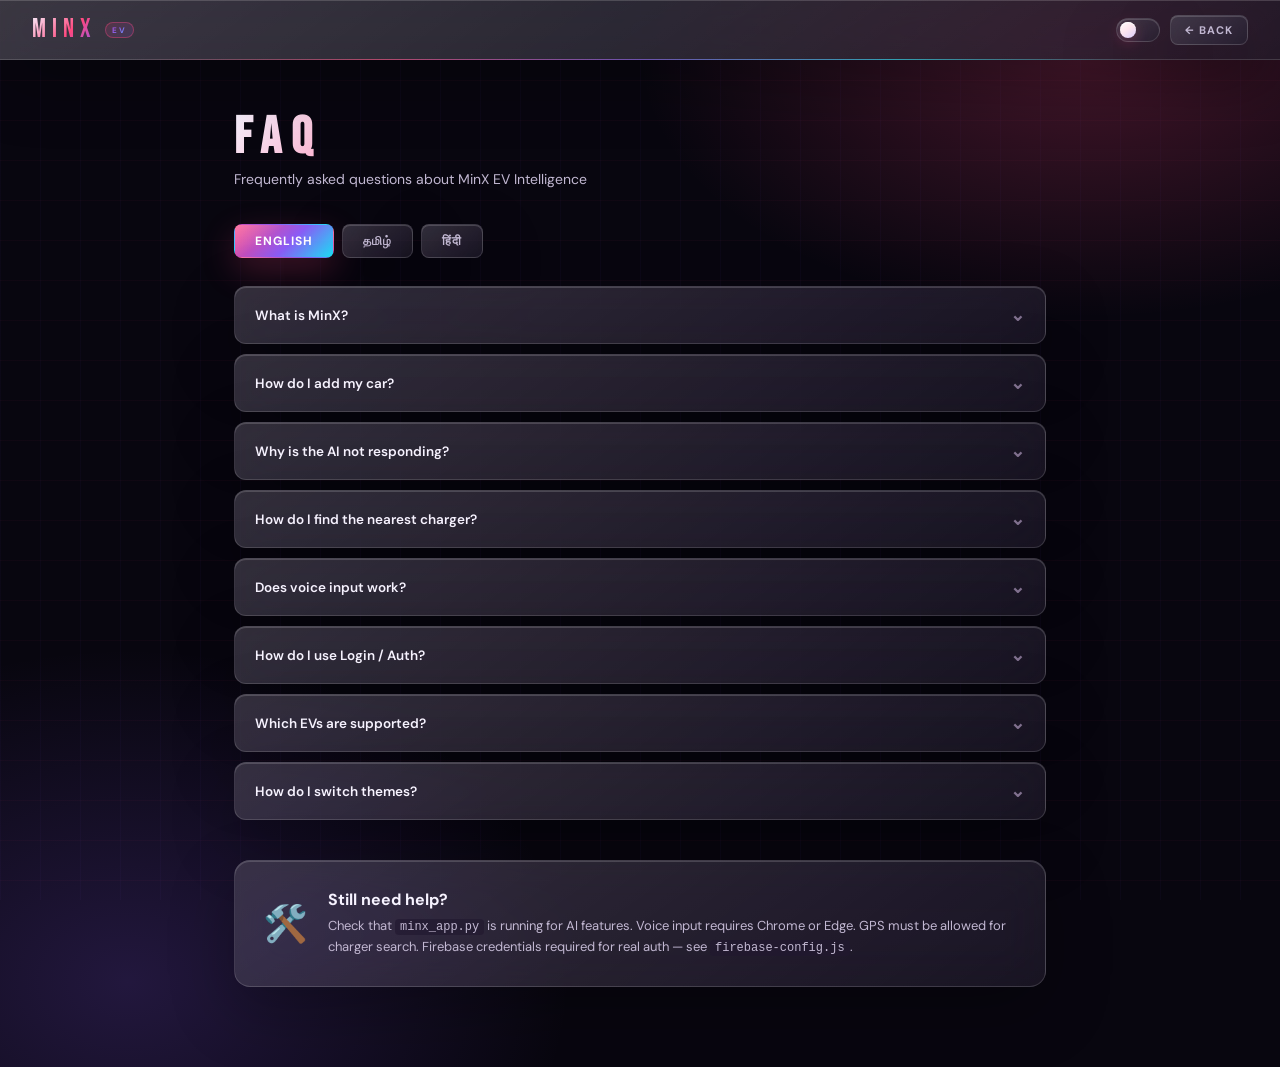
<file: minx_faq.html>
<!DOCTYPE html>
<html lang="en" data-theme="dark">
<head>
    <meta charset="UTF-8">
    <meta name="viewport" content="width=device-width, initial-scale=1.0">
    <title>MinX — FAQ</title>
    <link href="https://fonts.googleapis.com/css2?family=Bebas+Neue&family=DM+Sans:wght@300;400;500;600&family=JetBrains+Mono:wght@400;500&display=swap" rel="stylesheet">
    <style>
        :root[data-theme="dark"] {
            --bg: #080c10; --panel: #0d1117; --card: #111822; --card2: #161e2a;
            --border: rgba(255,255,255,0.07); --border-glow: rgba(0,136,255,0.25);
            --text: #e8edf5; --text2: #7a8fa8; --text3: #3d4f63;
            --accent: #0088ff; --accent-dim: rgba(0,136,255,0.12);
        }
        :root[data-theme="light"] {
            --bg: #f0f4f8; --panel: #ffffff; --card: #f7fafd; --card2: #edf1f7;
            --border: rgba(0,0,0,0.08); --border-glow: rgba(0,102,204,0.2);
            --text: #0d1520; --text2: #5a6e84; --text3: #a0b0c0;
            --accent: #0066cc; --accent-dim: rgba(0,102,204,0.1);
        }
        *, *::before, *::after { margin: 0; padding: 0; box-sizing: border-box; }
        ::-webkit-scrollbar { width: 4px; }
        ::-webkit-scrollbar-thumb { background: var(--border-glow); border-radius: 4px; }

        body {
            font-family: 'DM Sans', sans-serif;
            background: var(--bg);
            color: var(--text);
            min-height: 100vh;
        }
        body::before {
            content: '';
            position: fixed; inset: 0;
            background-image:
                linear-gradient(rgba(0,136,255,0.025) 1px, transparent 1px),
                linear-gradient(90deg, rgba(0,136,255,0.025) 1px, transparent 1px);
            background-size: 40px 40px;
            pointer-events: none; z-index: 0;
        }

        .header {
            position: sticky; top: 0; z-index: 100;
            background: var(--panel);
            border-bottom: 1px solid var(--border);
            padding: 14px 32px;
            display: flex;
            align-items: center;
            justify-content: space-between;
            backdrop-filter: blur(10px);
            -webkit-backdrop-filter: blur(10px);
        }
        .header::after {
            content: '';
            position: absolute; bottom: -1px;
            left: 10%; right: 10%;
            height: 1px;
            background: linear-gradient(90deg, transparent, var(--accent), transparent);
            opacity: 0.3;
        }
        .logo {
            font-family: 'Bebas Neue', sans-serif;
            font-size: 26px;
            letter-spacing: 6px;
            color: var(--text);
            cursor: pointer;
            text-decoration: none;
            display: flex;
            align-items: center;
            gap: 8px;
        }
        .logo-badge {
            font-family: 'DM Sans', sans-serif;
            font-size: 8px; font-weight: 700;
            letter-spacing: 2px;
            color: var(--accent);
            background: var(--accent-dim);
            border: 1px solid var(--border-glow);
            padding: 2px 6px; border-radius: 4px;
            text-transform: uppercase;
        }
        .header-right { display: flex; gap: 10px; align-items: center; }
        .theme-toggle {
            background: var(--card);
            border: 1px solid var(--border);
            border-radius: 20px;
            width: 44px; height: 24px;
            cursor: pointer; position: relative;
            transition: border-color 0.3s;
        }
        .theme-toggle:hover { border-color: var(--accent); }
        .theme-toggle::after {
            content: '';
            position: absolute; top: 3px; left: 3px;
            width: 16px; height: 16px;
            background: var(--text); border-radius: 50%;
            transition: transform 0.3s;
        }
        [data-theme="light"] .theme-toggle::after { transform: translateX(20px); }
        .back-btn {
            background: var(--card);
            border: 1px solid var(--border);
            color: var(--text2);
            padding: 7px 14px; border-radius: 8px;
            font-family: 'DM Sans', sans-serif;
            font-size: 11px; font-weight: 700;
            letter-spacing: 1px; cursor: pointer;
            transition: all 0.2s; text-transform: uppercase;
        }
        .back-btn:hover { border-color: var(--accent); color: var(--accent); background: var(--accent-dim); }

        .container {
            max-width: 860px;
            margin: 0 auto;
            padding: 52px 24px 80px;
            position: relative; z-index: 1;
        }
        .page-title {
            font-family: 'Bebas Neue', sans-serif;
            font-size: 52px; letter-spacing: 10px;
            color: var(--text); margin-bottom: 6px; line-height: 1;
        }
        .page-sub { font-size: 14px; color: var(--text2); margin-bottom: 36px; }

        .lang-tabs { display: flex; gap: 8px; margin-bottom: 28px; }
        .lang-tab {
            background: var(--card);
            border: 1px solid var(--border);
            color: var(--text2);
            padding: 8px 20px; border-radius: 8px;
            font-family: 'DM Sans', sans-serif;
            font-size: 12px; font-weight: 700;
            cursor: pointer; letter-spacing: 1px;
            transition: all 0.2s; text-transform: uppercase;
        }
        .lang-tab:hover { border-color: var(--accent); color: var(--accent); }
        .lang-tab.active {
            background: linear-gradient(135deg, #0066dd, #0088ff);
            border-color: transparent; color: #fff;
        }

        .faq-block { display: none; flex-direction: column; gap: 10px; animation: fadeIn 0.3s ease both; }
        .faq-block.show { display: flex; }
        @keyframes fadeIn {
            from { opacity: 0; transform: translateY(6px); }
            to   { opacity: 1; transform: none; }
        }

        .faq-item {
            background: var(--card);
            border: 1px solid var(--border);
            border-radius: 12px; overflow: hidden;
            transition: border-color 0.3s;
        }
        .faq-item:hover { border-color: var(--border-glow); }
        .faq-q {
            padding: 16px 20px;
            font-size: 13.5px; font-weight: 600;
            cursor: pointer;
            display: flex; justify-content: space-between; align-items: center;
            color: var(--text); transition: background 0.2s; gap: 12px;
        }
        .faq-q:hover { background: var(--card2); }
        .faq-q.open  { color: var(--accent); }
        .faq-q .arrow { color: var(--text3); transition: transform 0.3s; font-size: 18px; flex-shrink: 0; }
        .faq-q.open .arrow { transform: rotate(180deg); color: var(--accent); }
        .faq-a {
            max-height: 0; overflow: hidden;
            transition: max-height 0.35s ease, padding 0.25s;
            padding: 0 20px;
            font-size: 13px; color: var(--text2); line-height: 1.8;
            border-top: 0px solid var(--border);
        }
        .faq-a.open { max-height: 400px; padding: 0 20px 18px; border-top-width: 1px; }
        .faq-a code {
            font-family: 'JetBrains Mono', monospace;
            font-size: 12px;
            background: var(--card2);
            border: 1px solid var(--border);
            padding: 2px 6px; border-radius: 4px;
            color: var(--accent);
        }

        .support-card {
            margin-top: 40px;
            background: var(--card);
            border: 1px solid var(--border-glow);
            border-radius: 16px; padding: 28px;
            display: flex; align-items: center; gap: 20px;
        }
        .support-icon { font-size: 36px; flex-shrink: 0; }
        .support-title { font-size: 16px; font-weight: 700; color: var(--text); margin-bottom: 6px; }
        .support-body { font-size: 13px; color: var(--text2); line-height: 1.6; }

        /* Premium glass refresh */
        :root[data-theme="dark"] {
            --bg: #08060f; --panel: rgba(18,14,29,0.72); --card: rgba(25,19,37,0.52); --card2: rgba(33,24,48,0.64);
            --border: rgba(255,255,255,0.14); --border-glow: rgba(255,71,126,0.38);
            --text: #f7f3ff; --text2: #c2b8d2; --text3: #81718f;
            --accent: #ff477e; --accent-dim: rgba(255,71,126,0.15); --violet: #8b5cf6; --cyan: #1ee7ff;
        }
        :root[data-theme="light"] {
            --bg: #f8f6fb; --panel: rgba(255,255,255,0.74); --card: rgba(255,255,255,0.66); --card2: rgba(246,241,252,0.82);
            --border: rgba(47,34,66,0.12); --border-glow: rgba(210,47,102,0.28);
            --text: #1b1426; --text2: #62566f; --text3: #9a8ca8;
            --accent: #d92f68; --accent-dim: rgba(217,47,104,0.12); --violet: #7353d8; --cyan: #008fa6;
        }
        ::-webkit-scrollbar { width: 9px; }
        ::-webkit-scrollbar-track { background: transparent; }
        ::-webkit-scrollbar-thumb {
            background: linear-gradient(180deg, rgba(255,71,126,0.55), rgba(139,92,246,0.42), rgba(30,231,255,0.28));
            border: 2px solid transparent;
            border-radius: 999px;
            background-clip: content-box;
            box-shadow: inset 0 0 9px rgba(255,255,255,0.24);
        }
        body {
            background:
                radial-gradient(ellipse 78% 55% at 85% 5%, rgba(255,71,126,0.24), transparent 45%),
                radial-gradient(ellipse 72% 65% at 10% 92%, rgba(139,92,246,0.20), transparent 48%),
                var(--bg);
        }
        [data-theme="light"] body {
            background:
                radial-gradient(ellipse 78% 55% at 85% 5%, rgba(255,71,126,0.14), transparent 45%),
                radial-gradient(ellipse 72% 65% at 10% 92%, rgba(139,92,246,0.11), transparent 48%),
                var(--bg);
        }
        body::before {
            background-image:
                linear-gradient(rgba(255,71,126,0.035) 1px, transparent 1px),
                linear-gradient(90deg, rgba(139,92,246,0.035) 1px, transparent 1px);
        }
        .header,
        .faq-item,
        .support-card,
        .theme-toggle,
        .back-btn,
        .lang-tab {
            background:
                linear-gradient(145deg, rgba(255,255,255,0.14), rgba(255,255,255,0.035)),
                var(--card);
            border-color: var(--border);
            box-shadow:
                0 22px 64px rgba(0,0,0,0.26),
                inset 0 1px 0 rgba(255,255,255,0.16);
            backdrop-filter: blur(24px) saturate(165%);
            -webkit-backdrop-filter: blur(24px) saturate(165%);
        }
        .header {
            background:
                linear-gradient(145deg, rgba(255,255,255,0.18), rgba(255,255,255,0.05)),
                var(--panel);
        }
        [data-theme="light"] .header,
        [data-theme="light"] .faq-item,
        [data-theme="light"] .support-card,
        [data-theme="light"] .theme-toggle,
        [data-theme="light"] .back-btn,
        [data-theme="light"] .lang-tab {
            background:
                linear-gradient(145deg, rgba(255,255,255,0.88), rgba(255,255,255,0.48)),
                rgba(255,255,255,0.58);
            border-color: rgba(255,255,255,0.78);
        }
        .header::after {
            background: linear-gradient(90deg, transparent, var(--accent), var(--violet), var(--cyan), transparent);
            opacity: 0.56;
        }
        .logo,
        .page-title {
            background: linear-gradient(135deg, var(--text) 0%, var(--accent) 42%, var(--violet) 74%, var(--cyan) 100%);
            -webkit-background-clip: text;
            -webkit-text-fill-color: transparent;
            background-clip: text;
        }
        [data-theme="light"] .logo,
        [data-theme="light"] .page-title {
            background: linear-gradient(135deg, #1b1426 0%, var(--accent) 42%, var(--violet) 74%, var(--cyan) 100%);
            -webkit-background-clip: text;
            -webkit-text-fill-color: transparent;
            background-clip: text;
        }
        .logo-badge {
            color: var(--accent);
            background: linear-gradient(135deg, var(--accent-dim), rgba(139,92,246,0.14));
            border-color: var(--border-glow);
            border-radius: 999px;
        }
        .theme-toggle::after {
            background: linear-gradient(145deg, #ffffff, #ffe6ef 46%, #decfff);
            box-shadow: 0 4px 14px rgba(255,71,126,0.26), inset 0 1px 0 rgba(255,255,255,0.9);
        }
        .back-btn:hover,
        .lang-tab:hover,
        .faq-q.open {
            color: var(--accent);
        }
        .lang-tab.active {
            background:
                linear-gradient(145deg, rgba(255,255,255,0.30), rgba(255,255,255,0) 36%),
                linear-gradient(135deg, #ff3f7f 0%, #8b5cf6 56%, #1ee7ff 100%);
            box-shadow: 0 12px 34px rgba(255,71,126,0.24);
        }
    </style>
</head>
<body>

    <header class="header">
        <a class="logo" href="index.html">MinX <span class="logo-badge">EV</span></a>
        <div class="header-right">
            <button class="theme-toggle" onclick="toggleTheme()"></button>
            <button class="back-btn" onclick="window.location.href='index.html'">← Back</button>
        </div>
    </header>

    <div class="container">
        <h1 class="page-title">FAQ</h1>
        <p class="page-sub">Frequently asked questions about MinX EV Intelligence</p>

        <div class="lang-tabs" role="tablist">
            <button class="lang-tab active" onclick="showLang('en', this)">English</button>
            <button class="lang-tab" onclick="showLang('ta', this)">தமிழ்</button>
            <button class="lang-tab" onclick="showLang('hi', this)">हिंदी</button>
        </div>

        <!-- ENGLISH FAQ -->
        <div class="faq-block show" id="faq-en">
            <div class="faq-item">
                <div class="faq-q" onclick="toggle(this)" tabindex="0">What is MinX? <span class="arrow">⌄</span></div>
                <div class="faq-a">MinX is an AI-powered EV intelligence platform built for Indian EV owners. It helps you track your battery, discover nearby charging stations, plan routes, and get answers from Gemini AI.</div>
            </div>
            <div class="faq-item">
                <div class="faq-q" onclick="toggle(this)" tabindex="0">How do I add my car? <span class="arrow">⌄</span></div>
                <div class="faq-a">Select your EV model from the dropdown, drag the battery slider, verify the estimated range, then click <strong>Save Car Profile</strong>. Settings are remembered between sessions.</div>
            </div>
            <div class="faq-item">
                <div class="faq-q" onclick="toggle(this)" tabindex="0">Why is the AI not responding? <span class="arrow">⌄</span></div>
                <div class="faq-a">Make sure <code>minx_app.py</code> is running. Open a terminal and run: <code>python minx_app.py</code>. The server starts on port 5000.</div>
            </div>
            <div class="faq-item">
                <div class="faq-q" onclick="toggle(this)" tabindex="0">How do I find the nearest charger? <span class="arrow">⌄</span></div>
                <div class="faq-a">Click <strong>📍 Find Charger</strong>. MinX uses your GPS to find the closest station and bounces its marker on the map. Click any ⚡ marker for details.</div>
            </div>
            <div class="faq-item">
                <div class="faq-q" onclick="toggle(this)" tabindex="0">Does voice input work? <span class="arrow">⌄</span></div>
                <div class="faq-a">Yes! Click the microphone icon and speak in English, Tamil, or Hindi. Requires Chrome, Edge, or Brave browser.</div>
            </div>
            <div class="faq-item">
                <div class="faq-q" onclick="toggle(this)" tabindex="0">How do I use Login / Auth? <span class="arrow">⌄</span></div>
                <div class="faq-a">Click <strong>Login</strong> in the navbar. You can sign in with Google, Facebook, or email. To enable real Firebase auth, update <code>firebase-config.js</code> with your credentials and uncomment the SDK tags in <code>index.html</code>.</div>
            </div>
            <div class="faq-item">
                <div class="faq-q" onclick="toggle(this)" tabindex="0">Which EVs are supported? <span class="arrow">⌄</span></div>
                <div class="faq-a">MinX supports: MG Windsor EV, Tata Nexon EV, Mahindra BE 6, Tata Punch EV, Hyundai Creta EV, BYD Atto 3, Kia EV6, and MG ZS EV. More models coming soon.</div>
            </div>
            <div class="faq-item">
                <div class="faq-q" onclick="toggle(this)" tabindex="0">How do I switch themes? <span class="arrow">⌄</span></div>
                <div class="faq-a">Toggle the dark/light switch in the top-right corner. The map updates automatically and preference is saved.</div>
            </div>
        </div>

        <!-- TAMIL FAQ -->
        <div class="faq-block" id="faq-ta">
            <div class="faq-item">
                <div class="faq-q" onclick="toggle(this)" tabindex="0">MinX என்றால் என்ன? <span class="arrow">⌄</span></div>
                <div class="faq-a">MinX என்பது AI-இயக்கும் மின் வாகன புத்திசாலி தளம். மின்கலம் நிலை கண்காணிக்கவும், சார்ஜிங் நிலையம் கண்டுபிடிக்கவும், பாதை திட்டமிடவும் உதவுகிறது.</div>
            </div>
            <div class="faq-item">
                <div class="faq-q" onclick="toggle(this)" tabindex="0">என் கார் எப்படி சேர்ப்பது? <span class="arrow">⌄</span></div>
                <div class="faq-a">Dropdown-இல் EV மாதிரியை தேர்ந்தெடுத்து, slider வலிக்கவும், "Save Car Profile" அழுத்தவும்.</div>
            </div>
            <div class="faq-item">
                <div class="faq-q" onclick="toggle(this)" tabindex="0">AI பதில் சொல்லவில்லை ஏன்? <span class="arrow">⌄</span></div>
                <div class="faq-a"><code>minx_app.py</code> இயங்குகிறதா சரிபாருங்கள். Terminal திறந்து <code>python minx_app.py</code> இயக்கவும்.</div>
            </div>
            <div class="faq-item">
                <div class="faq-q" onclick="toggle(this)" tabindex="0">சார்ஜிங் நிலையம் எப்படி கண்டுபிடிப்பது? <span class="arrow">⌄</span></div>
                <div class="faq-a"><strong>📍 Find Charger</strong> பொத்தானை அழுத்தவும். GPS மூலம் அருகில் உள்ள நிலையங்கள் காட்டப்படும்.</div>
            </div>
            <div class="faq-item">
                <div class="faq-q" onclick="toggle(this)" tabindex="0">குரல் உள்ளீடு வேலை செய்யுமா? <span class="arrow">⌄</span></div>
                <div class="faq-a">ஆம்! Microphone சின்னத்தை அழுத்தி தமிழில் பேசுங்கள். Chrome அல்லது Edge தேவை.</div>
            </div>
        </div>

        <!-- HINDI FAQ -->
        <div class="faq-block" id="faq-hi">
            <div class="faq-item">
                <div class="faq-q" onclick="toggle(this)" tabindex="0">MinX क्या है? <span class="arrow">⌄</span></div>
                <div class="faq-a">MinX एक AI-संचालित EV इंटेलिजेंस प्लेटफॉर्म है। बैटरी ट्रैकिंग, चार्जिंग स्टेशन खोजने और रूट प्लानिंग में मदद करता है।</div>
            </div>
            <div class="faq-item">
                <div class="faq-q" onclick="toggle(this)" tabindex="0">अपनी कार कैसे जोड़ें? <span class="arrow">⌄</span></div>
                <div class="faq-a">ड्रॉपडाउन से EV मॉडल चुनें, बैटरी स्लाइडर सेट करें, और <strong>Save Car Profile</strong> दबाएं।</div>
            </div>
            <div class="faq-item">
                <div class="faq-q" onclick="toggle(this)" tabindex="0">AI जवाब क्यों नहीं दे रहा? <span class="arrow">⌄</span></div>
                <div class="faq-a">सुनिश्चित करें <code>minx_app.py</code> चल रहा है। Terminal में <code>python minx_app.py</code> चलाएं।</div>
            </div>
            <div class="faq-item">
                <div class="faq-q" onclick="toggle(this)" tabindex="0">निकटतम चार्जर कैसे खोजें? <span class="arrow">⌄</span></div>
                <div class="faq-a"><strong>📍 Find Charger</strong> बटन दबाएं। GPS से पास के स्टेशन मानचित्र पर दिखेंगे।</div>
            </div>
            <div class="faq-item">
                <div class="faq-q" onclick="toggle(this)" tabindex="0">थीम कैसे बदलें? <span class="arrow">⌄</span></div>
                <div class="faq-a">नेवबार में डार्क/लाइट टॉगल करें। मानचित्र स्वचालित रूप से बदलता है।</div>
            </div>
        </div>

        <div class="support-card">
            <div class="support-icon">🛠️</div>
            <div>
                <div class="support-title">Still need help?</div>
                <div class="support-body">
                    Check that <code style="font-family:monospace;background:var(--card2);padding:1px 5px;border-radius:4px;font-size:12px">minx_app.py</code> is running for AI features.
                    Voice input requires Chrome or Edge. GPS must be allowed for charger search.
                    Firebase credentials required for real auth — see
                    <code style="font-family:monospace;background:var(--card2);padding:1px 5px;border-radius:4px;font-size:12px">firebase-config.js</code>.
                </div>
            </div>
        </div>
    </div>

<script>
function toggle(el) {
    const isOpen = el.classList.contains('open');
    document.querySelectorAll('.faq-q.open').forEach(q => {
        q.classList.remove('open');
        q.nextElementSibling.classList.remove('open');
    });
    if (!isOpen) {
        el.classList.add('open');
        el.nextElementSibling.classList.add('open');
    }
}

function showLang(lang, tab) {
    document.querySelectorAll('.faq-block').forEach(b => b.classList.remove('show'));
    document.querySelectorAll('.lang-tab').forEach(t => t.classList.remove('active'));
    document.getElementById('faq-' + lang).classList.add('show');
    tab.classList.add('active');
}

function toggleTheme() {
    const html = document.documentElement;
    const next = html.getAttribute('data-theme') === 'dark' ? 'light' : 'dark';
    html.setAttribute('data-theme', next);
    localStorage.setItem('minx_theme', next);
}

(function() {
    const saved = localStorage.getItem('minx_theme');
    if (saved) document.documentElement.setAttribute('data-theme', saved);
})();
</script>
</body>
</html>
</file>
